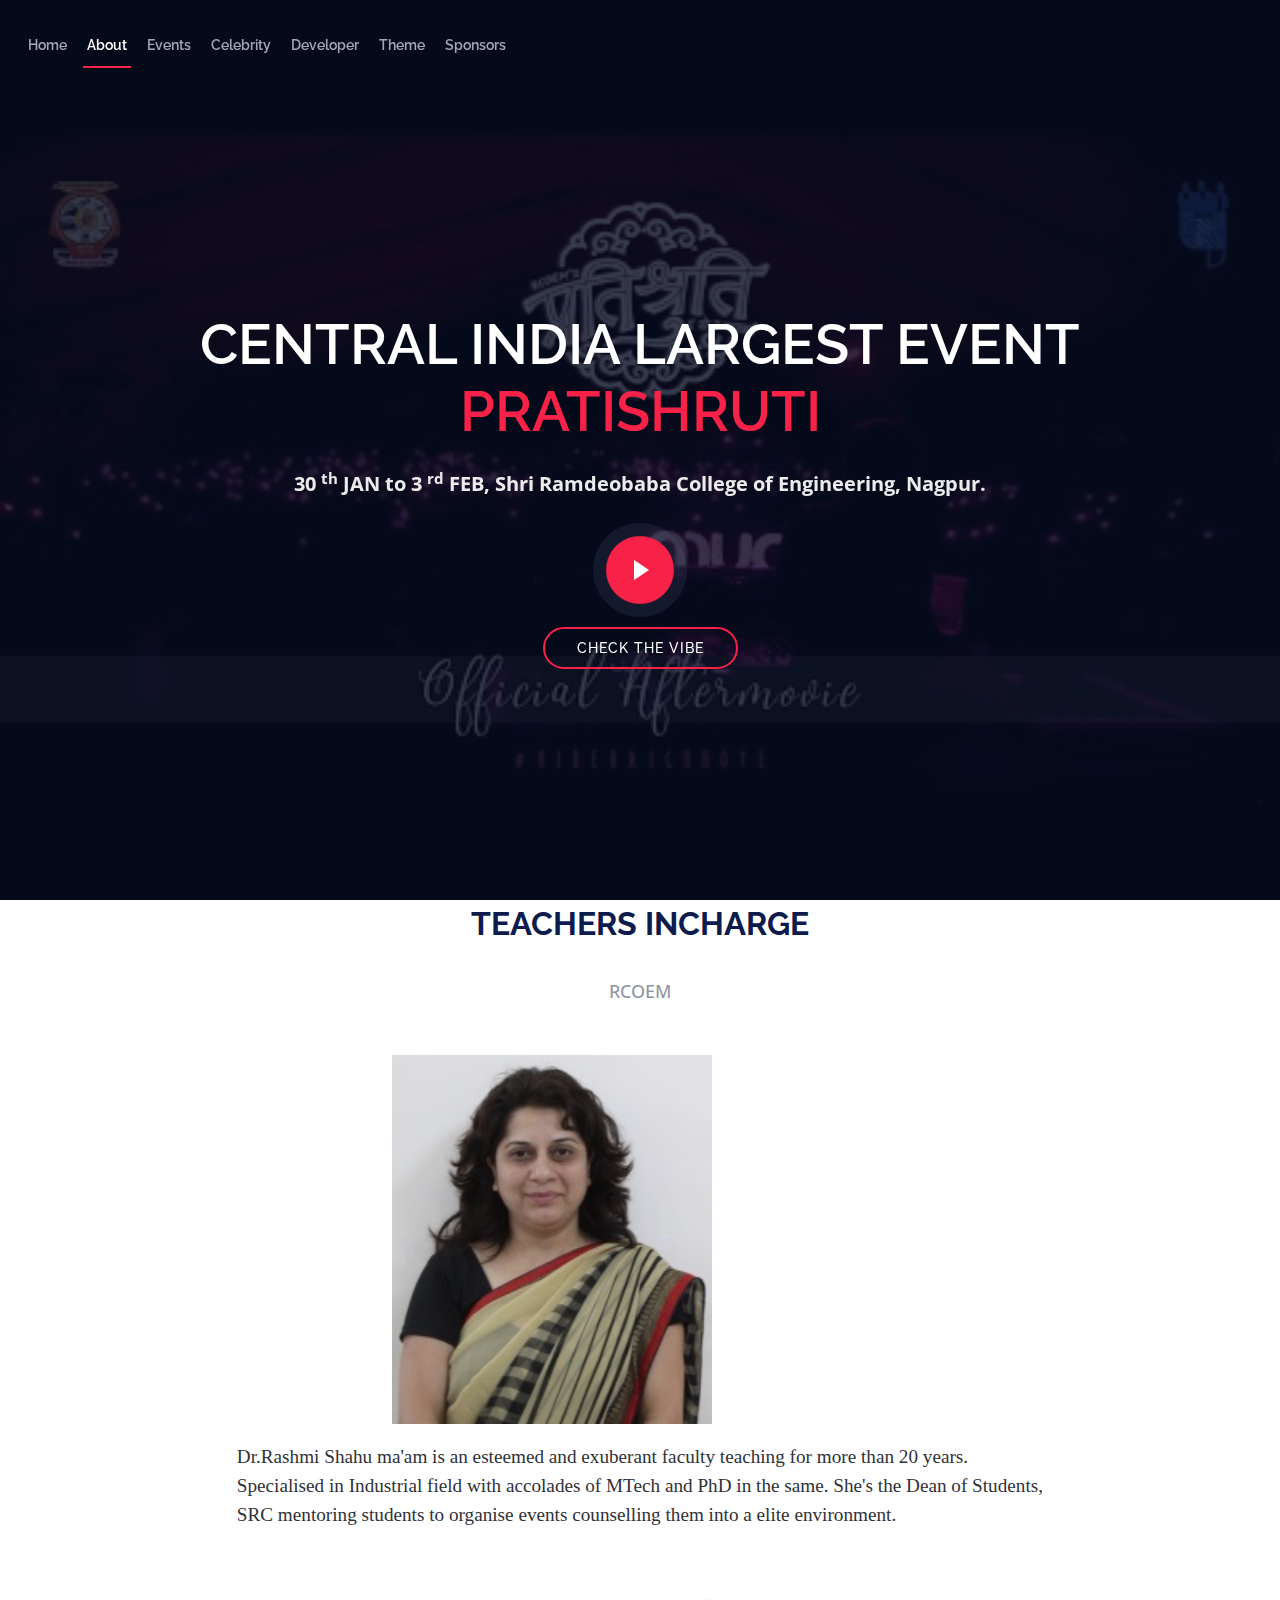
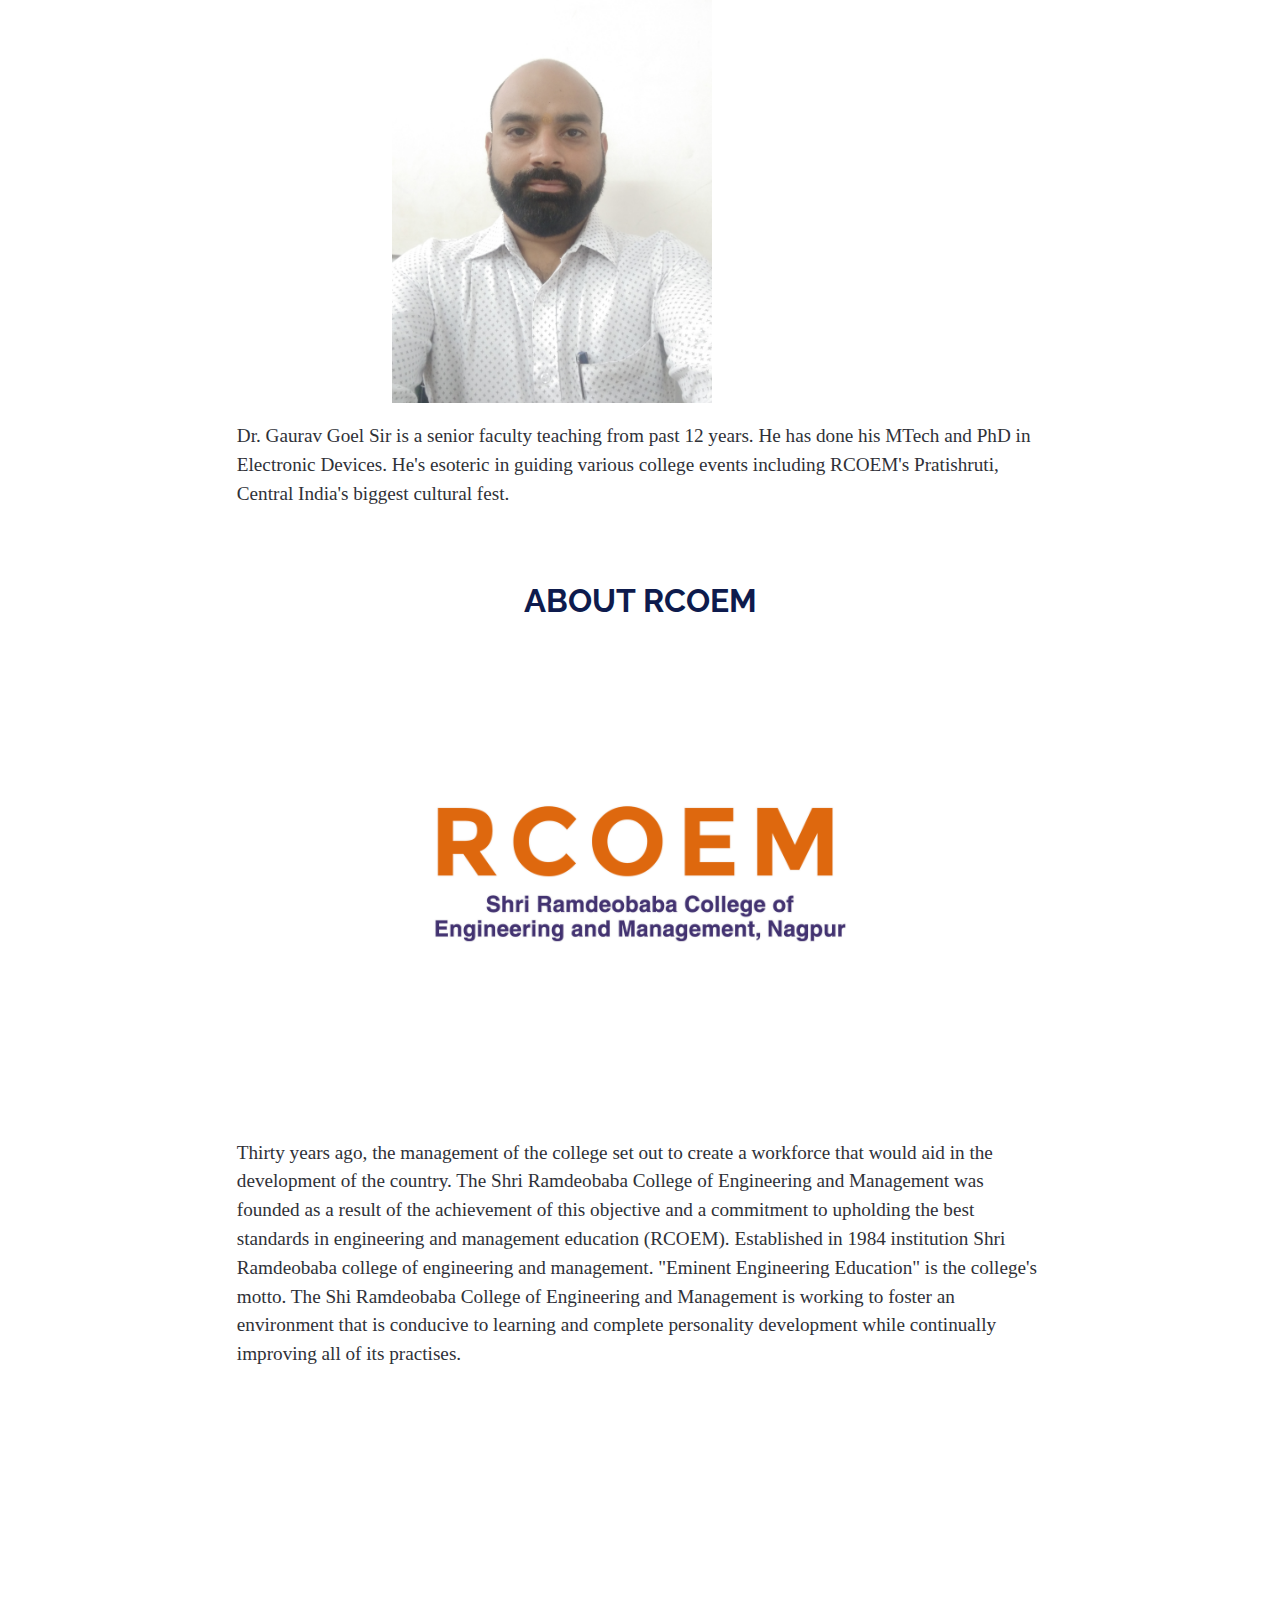
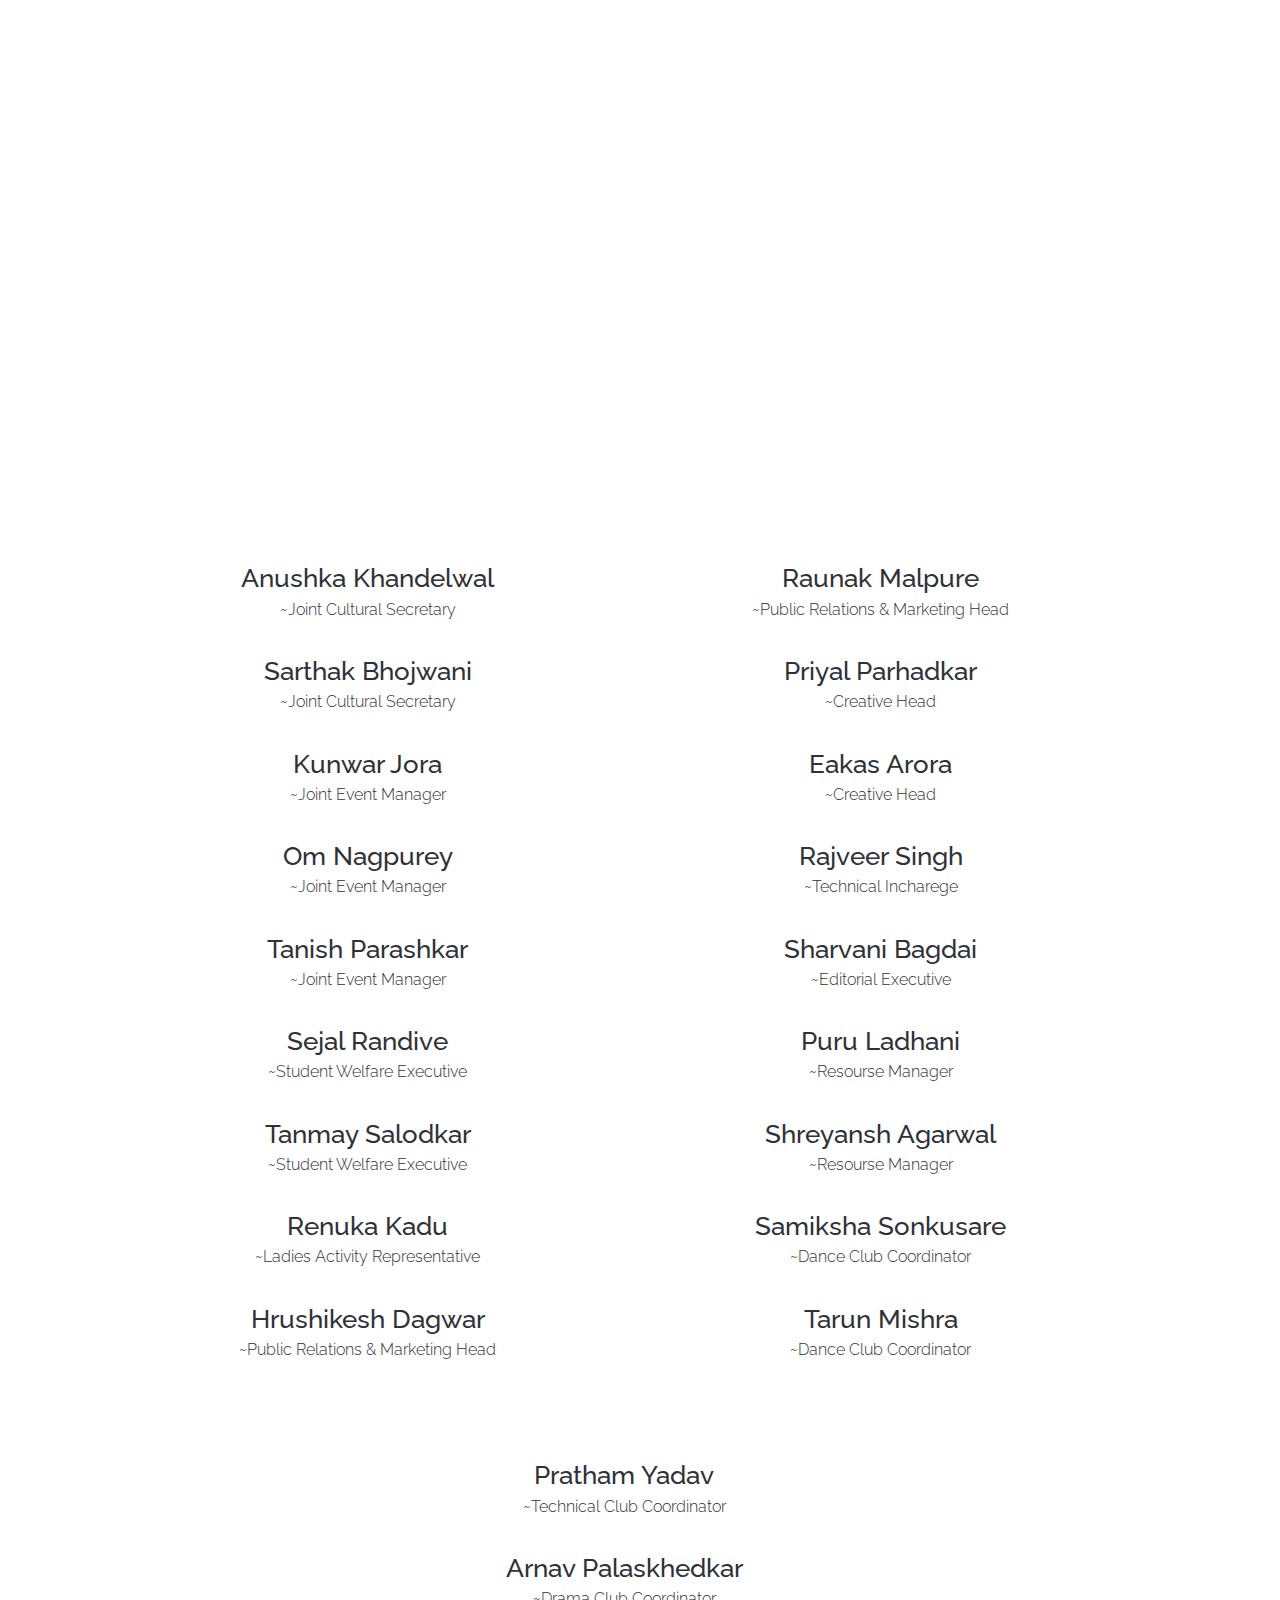
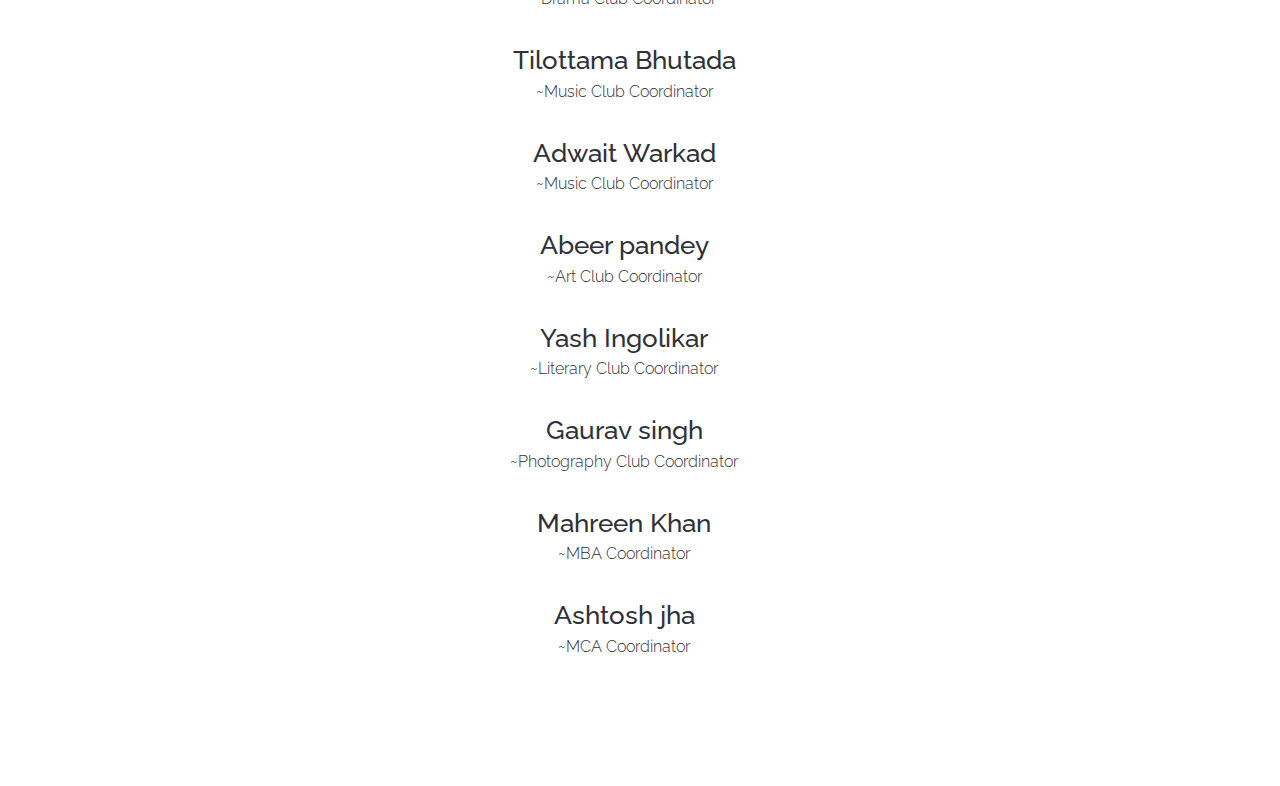
<file: about.html>
<!DOCTYPE html>
<html lang="en">

<head>
  <meta charset="utf-8" />
  <meta content="width=device-width, initial-scale=1.0" name="viewport" />

  <title>Pratishruti'23|About</title>
  <meta content="" name="description" />
  <meta content="" name="keywords" />

  <!-- Google Fonts -->
  <link href="https://fonts.googleapis.com/css?family=Open+Sans:300,300i,400,400i,700,700i|Raleway:300,400,500,700,800"
    rel="stylesheet" />

  <!-- Vendor CSS Files -->
  <link href="assets/vendor/aos/aos.css" rel="stylesheet" />
  <link href="assets/vendor/bootstrap/css/bootstrap.min.css" rel="stylesheet" />
  <link href="assets/vendor/bootstrap-icons/bootstrap-icons.css" rel="stylesheet" />
  <link href="assets/vendor/glightbox/css/glightbox.min.css" rel="stylesheet" />
  <link href="assets/vendor/swiper/swiper-bundle.min.css" rel="stylesheet" />

  <!-- Template Main CSS File -->
  <link href="./styles/about-style.css" rel="stylesheet" />
  <link href="./styles/about-style.css" rel="stylesheet" />
  <link rel="stylesheet" href="./styles/teacher.css">

</head>

<body>
  <!-- ======= Header ======= -->
  <header id="header" class="d-flex align-items-center ">
    <div class="container-fluid container-xxl d-flex align-items-center">



      <nav id="navbar" class="navbar order-last order-lg-0">
        <ul>
          <li><a class="nav-link scrollto" href="index.html">Home</a></li>
          <li><a class="nav-link scrollto active" href="about.html">About</a></li>
          <li><a class="nav-link scrollto" href="event.html">Events</a></li>
          <li><a class="nav-link scrollto" href="celeb.html">Celebrity</a></li>
          <li><a class="nav-link scrollto" href="dev.html">Developer</a></li>
          <li><a class="nav-link scrollto" href="theme.html">Theme</a></li>
          <li><a class="nav-link scrollto" href="sponsors.html">Sponsors</a></li>
        </ul>
        <i class="bi bi-list mobile-nav-toggle"></i>
      </nav><!-- .navbar -->


    </div>
  </header><!-- End Header -->
  <!-- ======= Hero Section ======= -->
  <section id="hero">
    <div class="hero-container" data-aos="zoom-in" data-aos-delay="100">
      <h1 class="mb-4 pb-0">
        Central India Largest Event<br /><span>Pratishruti</span>
      </h1>
      <p class="mb-4 pb-0">
        30 <sup>th</sup> JAN to 3 <sup>rd</sup> FEB, Shri Ramdeobaba College of Engineering, Nagpur.
      </p>
      <a href="https://www.youtube.com/watch?v=pDrS14qDqIg" class=" play-btn "></a>
      <a href="https://drive.google.com/file/d/1DVzjqUF_VZp5XxPbho-ynospa_-nQW6B/view" class="about-btn scrollto">CHECK
        THE VIBE</a>
    </div>
  </section>
  <!-- End Hero Section -->

  <main id="main">
    <!-- ======= About Section =======
    <section id="about">
      <div class="container" data-aos="fade-up">
        <div class="row">
          <div class="col-lg-6">
            <h2>About The Event</h2>
            <p>
              Sed nam ut dolor qui repellendus iusto odit. Possimus inventore
              eveniet accusamus error amet eius aut accusantium et. Non odit
              consequatur repudiandae sequi ea odio molestiae. Enim possimus
              sunt inventore in est ut optio sequi unde.
            </p>
          </div>
          <div class="col-lg-3">
            <h3>Where</h3>
            <p>Downtown Conference Center, New York</p>
          </div>
          <div class="col-lg-3">
            <h3>When</h3>
            <p>Monday to Wednesday<br />10-12 December</p>
          </div>
        </div>
      </div>
    </section> -->
    <!-- End About Section -->
    <div class="incharge">
      <div class="heading_incharge">
        <p class="text">TEACHERS INCHARGE </p>
        <p class="rcoem">RCOEM</p>
      </div>
      <div class="teachers">
        <div class="teacher1">
          <div class="teacher_img">
            <img src="assets/img/Dr.Rashmi Shahu.jpg" alt="Speaker 6" class="img1" />
          </div>
          <div class="teacher_info">
            Dr.Rashmi Shahu ma'am is an esteemed and exuberant faculty teaching for more than 20 years. Specialised in
            Industrial field with accolades of MTech and PhD in the same. She's the Dean of Students, SRC mentoring
            students to organise events counselling them into a elite environment.


          </div>
        </div>

        <div class="teacher1">
          <div class="teacher_img">
            <img src="assets/img/speakers/Gaurav Pic11.jpg" alt="Speaker 6" class="img1" />
          </div>
          <div class="teacher_info">
            Dr. Gaurav Goel Sir is a senior faculty teaching from past 12 years. He has done his MTech and PhD in
            Electronic Devices. He's esoteric in guiding various college events including RCOEM's Pratishruti, Central
            India's biggest cultural fest.
          </div>
        </div>

      </div>
    </div>

    <div class="about_rcoem">
      <div class="heading_incharge">
        <p class="text">ABOUT RCOEM</p>
        <div class="aboutcont">
          <div class="teacher_img">
            <img src="assets\img\RCOEM logo with stroke.png" class="rlogo" alt="">
          </div>
          <div class="teacher_info">
            <p>Thirty years ago, the management of the college set out to create a workforce that would aid in the
              development of the country. The Shri Ramdeobaba College of Engineering and Management was founded as a
              result of the achievement of this objective and a commitment to upholding the best standards in
              engineering and management education (RCOEM). Established in 1984 institution Shri Ramdeobaba college of
              engineering and management. "Eminent Engineering Education" is the college's motto.
              The Shi Ramdeobaba College of Engineering and Management is working to foster an environment that is
              conducive to learning and complete personality development while continually improving all of its
              practises.</p>
          </div>
        </div>
      </div>
    </div>

    <!-- ======= Speakers Section ======= -->
    <section id="speakers">
      <div class="container" data-aos="fade-up">
        <div class="section-header">
          <h2>SRC Members</h2>
          <p>Student Representative Council</p>
        </div>

        <div class="row">
          <div class="col-lg-4 col-md-6">
            <div class="speaker" data-aos="fade-up" data-aos-delay="300">
              <img src="./assets/images/developers/sury.jpg" alt="Speaker 6" class="img-fluid" />
              <div class="details">
                <h3><a href="speaker-details.html">Suryadeep Khungar</a></h3>
                <p>General Secretary</p>
                <div class="social">


                  <a href="https://instagram.com/suryadeepkhungar?igshid=YmMyMTA2M2Y="><i
                      class="bi bi-instagram"></i></a>
                  <a href="https://www.linkedin.com/in/suryadeep-khungar-2b16a3194"><i class="bi bi-linkedin"></i></a>
                </div>
              </div>
            </div>
          </div>

          <div class="col-lg-4 col-md-6">
            <div class="speaker" data-aos="fade-up" data-aos-delay="100">
              <img src="./assets/images/developers/ant (1) (1).jpg" alt="Speaker 4" class="img-fluid" />
              <div class="details">
                <h3><a href="speaker-details.html"></a>Antara Andulkar</h3>
                <p>Cultural Secratary</p>
                <div class="social">


                  <a href="https://instagram.com/antara_andulkar?igshid=YmMyMTA2M2Y="><i
                      class="bi bi-instagram"></i></a>
                  <a href="https://www.linkedin.com/in/antara-andulkar-8a1993212/"><i class="bi bi-linkedin"></i></a>
                </div>
              </div>
            </div>
          </div>

          <div class="col-lg-4 col-md-6">
            <div class="speaker" data-aos="fade-up" data-aos-delay="200">
              <img src="./assets/images/developers/o (1).jpg" alt="Speaker 5" class="img-fluid" />
              <div class="details">
                <h3><a href="speaker-details.html">Om Jodhpurkar</a></h3>
                <p>Overall Club Coordinator</p>
                <div class="social">


                  <a href="https://instagram.com/om_jodhpurkar?igshid=YmMyMTA2M2Y="><i class="bi bi-instagram"></i></a>
                  <a href="https://www.linkedin.com/in/omjodhpurkar"><i class="bi bi-linkedin"></i></a>
                </div>
              </div>
            </div>
          </div>



          <div class="col-lg-4 col-md-6">
            <div class="speaker" data-aos="fade-up" data-aos-delay="200">
              <img src="./assets/images/developers/Aveg (1).jpg" alt="Speaker 2" class="img-fluid" />
              <div class="details">
                <h3><a href="speaker-details.html">Aveg Ganorkar</a></h3>
                <p>Event Manager</p>
                <div class="social">


                  <a href="https://www.instagram.com/aveg741/"><i class="bi bi-instagram"></i></a>
                  <a href="https://www.linkedin.com/in/aveg-ganorkar/"><i class="bi bi-linkedin"></i></a>
                </div>
              </div>
            </div>
          </div>

          <div class="col-lg-4 col-md-6">
            <div class="speaker" data-aos="fade-up" data-aos-delay="300">
              <img src="./assets/images/developers/raj (1).jpg" alt="Speaker 3" class="img-fluid" />
              <div class="details">
                <h3><a href="speaker-details.html">Raj Ostawal</a></h3>
                <p>Creative and Systems Head</p>
                <div class="social">


                  <a href="https://www.instagram.com/rajostawal/"><i class="bi bi-instagram"></i></a>
                  <a href="https://www.linkedin.com/in/raj-ostawal-72a71318a/"><i class="bi bi-linkedin"></i></a>
                </div>
              </div>
            </div>
          </div>



          <div class="col-lg-4 col-md-6">
            <div class="speaker" data-aos="fade-up" data-aos-delay="100">
              <img src="./assets/images/developers/sad.jpg" alt="Speaker 1" class="img-fluid" />
              <div class="details">
                <h3><a href="speaker-details.html">Sadnyani Gomkar</a></h3>
                <p>Student Welfare Head Higher Education Cell Coordinator</p>
                <div class="social">

                  <a href="https://www.instagram.com/sad.nyaniiii/"><i class="bi bi-instagram"></i></a>
                  <a href="https://www.linkedin.com/in/sadnyani-gomkar-7083731a5/"><i class="bi bi-linkedin"></i></a>
                </div>
              </div>
            </div>
          </div>

        </div>
      </div>
    </section>


    <!-- End Speakers Section -->
    <!--Juniors src-->

    <section class="jrs_src">

      <div class="jrscont">
        <div class="names_cont">
          <div>Anushka Khandelwal
            <p>~Joint Cultural Secretary</p>
          </div>
          <div>Sarthak Bhojwani
            <p>~Joint Cultural Secretary</p>
          </div>
          <div>Kunwar Jora
            <p>~Joint Event Manager</p>
          </div>
          <div>Om Nagpurey
            <p>~Joint Event Manager</p>
          </div>
          <div>Tanish Parashkar
            <p>~Joint Event Manager</p>
          </div>

          <div>Sejal Randive
            <p>~Student Welfare Executive</p>
          </div>

          <div>Tanmay Salodkar
            <p>~Student Welfare Executive</p>
          </div>

          <div>Renuka Kadu
            <p>~Ladies Activity Representative</p>
          </div>
          <div>Hrushikesh Dagwar
            <p>~Public Relations & Marketing Head </p>
          </div>
        </div>

        <div class="names_cont">
          <div>Raunak Malpure
            <p>~Public Relations & Marketing Head </p>
          </div>
          <div>Priyal Parhadkar
            <p>~Creative Head</p>
          </div>
          <div>Eakas Arora
            <p>~Creative Head</p>
          </div>
          <div>Rajveer Singh
            <p>~Technical Incharege</p>
          </div>
          <div>Sharvani Bagdai
            <p>~Editorial Executive</p>
          </div>
          <div>Puru Ladhani
            <p>~Resourse Manager</p>
          </div>
          <div>Shreyansh Agarwal
            <p>~Resourse Manager</p>
          </div>
          <div>Samiksha Sonkusare
            <p>~Dance Club Coordinator</p>
          </div>
          <div>Tarun Mishra
            <p>~Dance Club Coordinator</p>
          </div>

        </div>

        <div class="names_cont">
          <div>Pratham Yadav
            <p>~Technical Club Coordinator</p>
          </div>
          <div>Arnav Palaskhedkar
            <p>~Drama Club Coordinator</p>
          </div>
          <div>Tilottama Bhutada
            <p>~Music Club Coordinator</p>
          </div>
          <div>Adwait Warkad
            <p>~Music Club Coordinator</p>
          </div>
          <div>Abeer pandey
            <p>~Art Club Coordinator</p>
          </div>
          <div>Yash Ingolikar
            <p>~Literary Club Coordinator</p>
          </div>
          <div>Gaurav singh
            <p>~Photography Club Coordinator</p>
          </div>
          <div>Mahreen Khan
            <p>~MBA Coordinator</p>
          </div>
          <div>Ashtosh jha
            <p>~MCA Coordinator</p>
          </div>

        </div>
      </div>
    </section>


    <!-- Vendor JS Files -->
    <script src="assets/vendor/aos/aos.js"></script>
    <script src="assets/vendor/bootstrap/js/bootstrap.bundle.min.js"></script>
    <script src="assets/vendor/glightbox/js/glightbox.min.js"></script>
    <script src="assets/vendor/swiper/swiper-bundle.min.js"></script>


    <!-- Template Main JS File -->
    <script src="./scripts/about.js"></script>
</body>

</html>
</file>
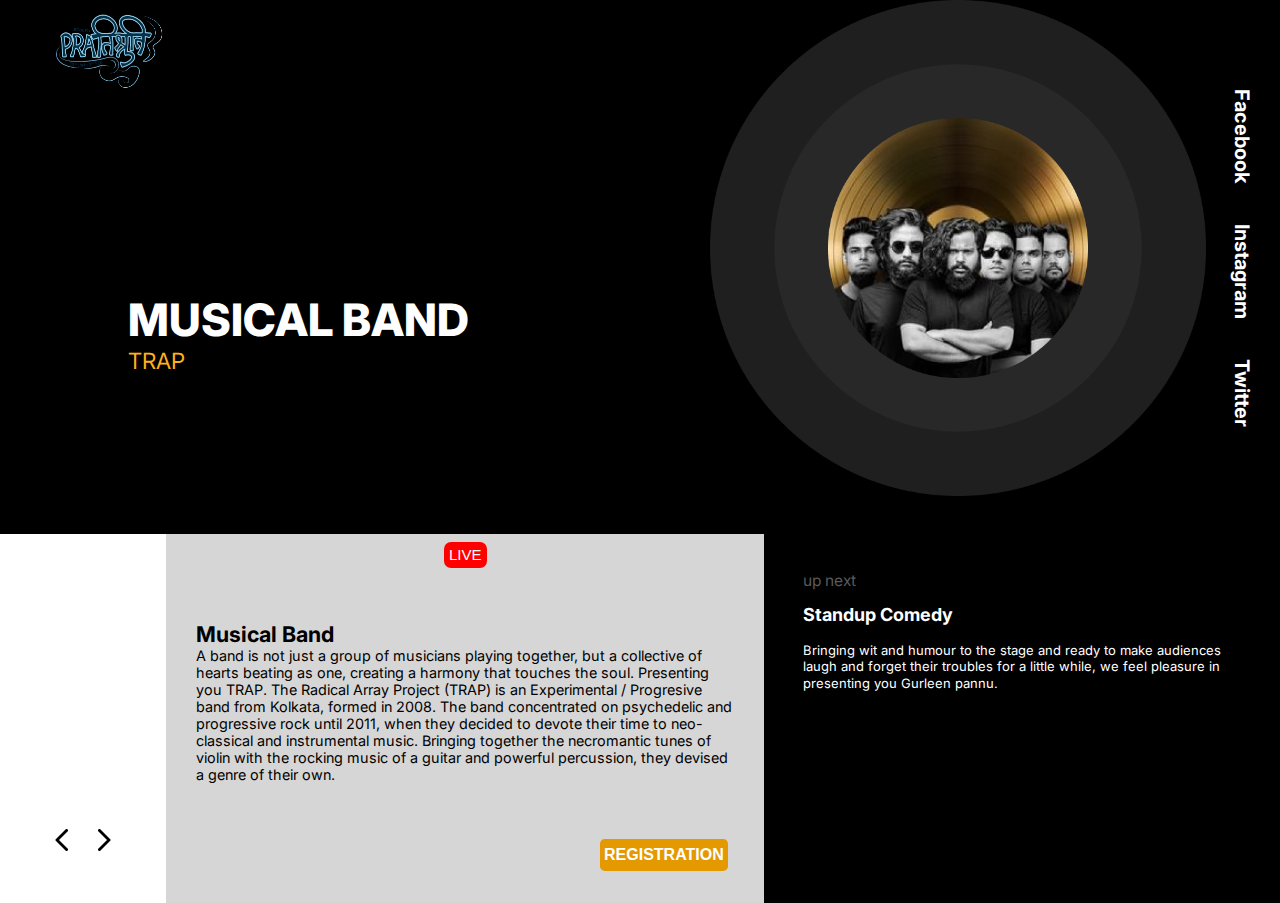
<file: second.html>
<!DOCTYPE html>
<html lang="en">
  <head>
    <meta charset="UTF-8" />
    <meta http-equiv="X-UA-Compatible" content="IE=edge" />
    <meta name="viewport" content="width=device-width, initial-scale=1.0" />
    <link rel="preconnect" href="https://fonts.googleapis.com" />
    <link rel="preconnect" href="https://fonts.gstatic.com" crossorigin />
    <link <link rel="preconnect" href="https://fonts.googleapis.com" />
    <link rel="preconnect" href="https://fonts.gstatic.com" crossorigin />
    <link
      href="https://fonts.googleapis.com/css2?family=Inter:wght@400;900&family=Libre+Baskerville&family=Poppins:wght@500&family=Roboto:wght@100&family=Sacramento&display=swap"
      rel="stylesheet"
    />
    <link rel="stylesheet" href="./styles/celeb.css" />
    <title>celeb</title>
  </head>

  <body>
    <section class="fcont">
      <div class="logo">
        <img src="./assets/images/celeb/PRATISHRUTI LOGO.png" class="logo" alt="" />
      </div>

      <div class="event_name">
        <div class="ename">MUSICAL BAND</div>
        <div class="aname">TRAP</div>
      </div>

      <div class="artimg">
        <img src="./assets/images/celeb/Group 50.png" class="artimg" alt="" />
      </div>
      <div class="navbar">
        <a href="https://www.facebook.com/theradicalarrayproject/">Facebook</a>
        <a href="https://instagram.com/trapindia_official?igshid=YmMyMTA2M2Y=">Instagram</a>
        <a href="#">Twitter</a>
      </div>
    </section>

    <section class="scont">
      <div class="btncont">
        <div class="larrow">
          <a href="index.html"><img src="./assets/images/celeb/Arrow 2.png" alt="" /></a>
        </div>

        <div class="rarrow">
          <a href="thirdceleb.html"
            ><img src="./assets/images/celeb/Arrow 3.png" alt="" />
          </a>
        </div>
      </div>

      <div class="regcont">
        <div class="lbtn">
          <button class="lbtn fbtn" type="button">live</button>
        </div>

        <div class="regtext">
          <h2>Musical Band</h2>
          <p>
            A band is not just a group of musicians playing together, but a collective of hearts beating as one, creating a harmony that touches the soul.
Presenting you TRAP.
The Radical Array Project (TRAP) is an Experimental / Progresive band from Kolkata, formed in 2008. The band concentrated on psychedelic and progressive rock until 2011, when they decided to devote their time to neo-classical and instrumental music. Bringing together the necromantic tunes of violin with the rocking music of a guitar and powerful percussion, they devised a genre of their own. 
          </p>
        </div>
        <div class="regbtn">
          <button class="regbtn btn2" type="button">REGISTRATION</button>
        </div>
        <div class="mobscroll">
          <div class="larrowmob">
            <a href="index.html"><img src="./assets/images/celeb/Arrow 2.png" alt="" /></a>
          </div>
          <div class="tex1">01</div>
          <div class="scrollimg">
            <img src="./assets/images/celeb/Group 8 (1).png" alt="" class="scrollimgg" />
          </div>
          <div class="tex1">03</div>

          <div class="rarrowmob">
            <a href="thirdceleb.html"
              ><img src="./assets/images/celeb/Arrow 3.png" alt="" />
            </a>
          </div>
        </div>
      </div>

      <div class="evecont">
        <div class="evetext">
          <p class="upnext">up next</p>
          <h2>Standup Comedy</h2>
          <p>
            Bringing wit and humour to the stage and ready to make audiences laugh and forget their troubles for a little while, we feel pleasure in presenting you Gurleen pannu.
          </p>
        </div>
      </div>
    </section>
  </body>
</html>
</file>
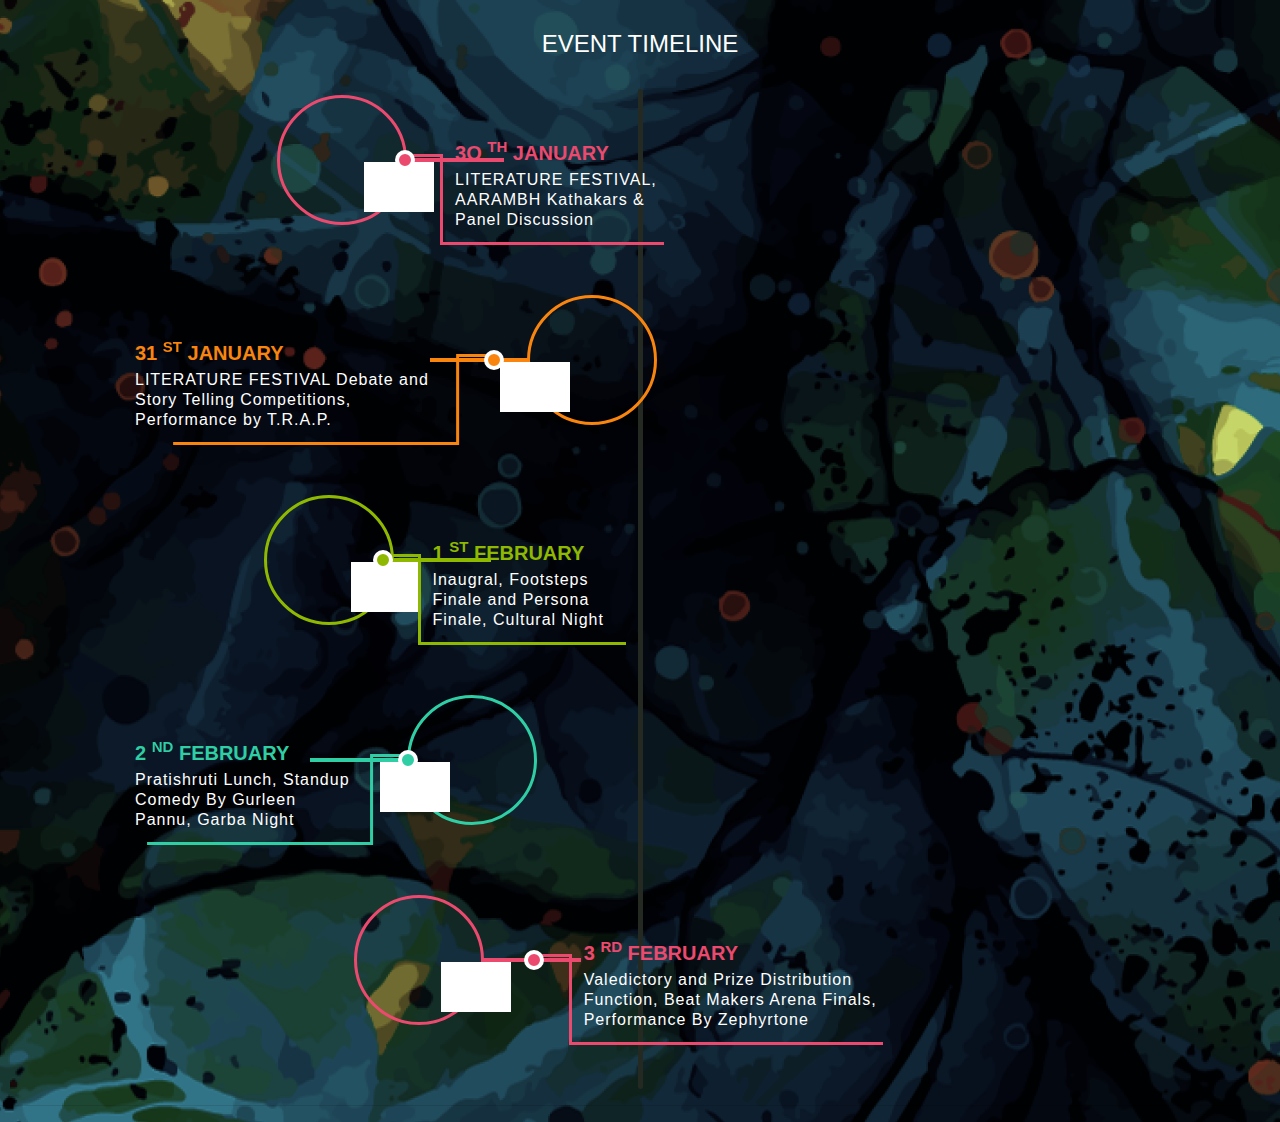
<file: timelinep23/timeline.html>
<!DOCTYPE html>
<html lang="en">
<head>
  <title>Event Timeline</title>
  <link href="//maxcdn.bootstrapcdn.com/bootstrap/4.1.1/css/bootstrap.min.css" rel="stylesheet" id="bootstrap-css">
  <script src="//maxcdn.bootstrapcdn.com/bootstrap/4.1.1/js/bootstrap.min.js"></script>
  <script src="//cdnjs.cloudflare.com/ajax/libs/jquery/3.2.1/jquery.min.js"></script>
  <meta charset="utf-8">
  <meta name="viewport" content="width=device-width, initial-scale=1">
  <link rel="stylesheet" href="https://use.fontawesome.com/releases/v5.2.0/css/all.css" integrity="sha384-hWVjflwFxL6sNzntih27bfxkr27PmbbK/iSvJ+a4+0owXq79v+lsFkW54bOGbiDQ" crossorigin="anonymous">
  <link rel="stylesheet" href="./line.css">
</head>
<body>
 <div class="main">
  <div class="container">
    <h4>EVENT TIMELINE</h4>
    <div class="row">
        <div class="col-md-12">
            <div class="main-timeline">
                <a href="#" class="timeline">
                    <div class="timeline-icon"><i class="fa fa-globe"></i></div>
                    <div class="timeline-content">
                        <h3 class="title">3O <sup>th</sup> JANUARY</h3>
                        <p class="description">
                            LITERATURE FESTIVAL, AARAMBH Kathakars & Panel Discussion
                        </p>
                    </div>
                </a>
                <a href="#" class="timeline">
                    <div class="timeline-icon"><i class="fa fa-rocket"></i></div>
                    <div class="timeline-content">
                        <h3 class="title">31 <sup>st</sup> JANUARY</h3>
                        <p class="description">
                            LITERATURE FESTIVAL Debate and Story Telling Competitions, Performance by T.R.A.P.
                        </p>
                    </div>
                </a>
                <a href="#" class="timeline">
                  <div class="timeline-icon"><i class="fa fa-globe"></i></div>
                  <div class="timeline-content">
                      <h3 class="title">   1 <sup>st</sup> FEBRUARY</h3>
                      <p class="description">
                        Inaugral, Footsteps Finale and Persona Finale, Cultural Night
                    </p>
                  </div>
              </a>
                <a href="#" class="timeline">
                    <div class="timeline-icon"><i class="fa fa-briefcase"></i></div>
                    <div class="timeline-content">
                        <h3 class="title">2 <sup>nd</sup> FEBRUARY</h3>
                        <p class="description">
                            Pratishruti Lunch, Standup Comedy By Gurleen Pannu, Garba Night
                        </p>
                    </div>
                </a>
                <a href="#" class="timeline">
                    <div class="timeline-icon"><i class="fa fa-mobile"></i></div>
                    <div class="timeline-content">
                        <h3 class="title">3 <sup>rd</sup> FEBRUARY</h3>
                        <p class="description">
                            Valedictory and Prize Distribution Function, Beat Makers Arena Finals, Performance By Zephyrtone
                        </p>
                    </div>
                </a>
            </div>
        </div>
    </div>
</div>
</div> 

<hr>
</body>
</html>
</file>
<file: styles/about-style.css>
/*--------------------------------------------------------------
# General
--------------------------------------------------------------*/
body {
  background: #fff;
  color: #2f3138;
  font-family: "Open Sans", sans-serif;
}

a {
  color: #f82249;
  text-decoration: none;
  transition: 0.5s;
}

a:hover,
a:active,
a:focus {
  color: #f8234a;
  outline: none;
  text-decoration: none;
}

p {
  padding: 0;
  margin: 0 0 30px 0;
}

h1,
h2,
h3,
h4,
h5,
h6 {
  font-family: "Raleway", sans-serif;
  font-weight: 400;
  margin: 0 0 20px 0;
  padding: 0;
  color: #0e1b4d;
}

.main-page {
  margin-top: 70px;
}

/* Prelaoder */
#preloader {
  position: fixed;
  left: 0;
  top: 0;
  z-index: 999;
  width: 100%;
  height: 100%;
  overflow: visible;
  background: #fff url("../img/preloader.svg") no-repeat center center;
}

/*--------------------------------------------------------------
# Back to top button
--------------------------------------------------------------*/
.back-to-top {
  position: fixed;
  visibility: hidden;
  opacity: 0;
  right: 15px;
  bottom: 15px;
  z-index: 996;
  background: #f82249;
  width: 40px;
  height: 40px;
  border-radius: 50px;
  transition: all 0.4s;
}

.back-to-top i {
  font-size: 28px;
  color: #fff;
  line-height: 0;
}

.back-to-top:hover {
  background: #f94a6a;
  color: #fff;
}

.back-to-top.active {
  visibility: visible;
  opacity: 1;
}

/* Sections Header
--------------------------------*/
.section-header {
  margin-bottom: 60px;
  position: relative;
  padding-bottom: 20px;
}

.section-header::before {
  content: "";
  position: absolute;
  display: block;
  width: 60px;
  height: 5px;
  background: #f82249;
  bottom: 0;
  left: calc(50% - 25px);
}

.section-header h2 {
  font-size: 36px;
  text-transform: uppercase;
  text-align: center;
  font-weight: 700;
  margin-bottom: 10px;
}

.section-header p {
  text-align: center;
  padding: 0;
  margin: 0;
  font-size: 18px;
  font-weight: 500;
  color: #9195a2;
}

.section-with-bg {
  background-color: #f6f7fd;
}

/*--------------------------------------------------------------
# Header
--------------------------------------------------------------*/
#header {
  height: 90px;
  position: fixed;
  left: 0;
  top: 0;
  right: 0;
  transition: all 0.5s;
  z-index: 997;
}

#header.header-scrolled,
#header.header-inner {
  background: rgba(6, 12, 34, 0.98);
  height: 70px;
}

#header #logo h1 {
  font-size: 36px;
  margin: 0;
  font-family: "Raleway", sans-serif;
  font-weight: 700;
  letter-spacing: 3px;
  text-transform: uppercase;
}

#header #logo h1 span {
  color: #f82249;
}

#header #logo h1 a,
#header #logo h1 a:hover {
  color: #fff;
}

#header #logo img {
  padding: 0;
  margin: 0;
  max-height: 40px;
}

@media (max-width: 992px) {
  #header #logo img {
    max-height: 30px;
  }
}
/*--------------------------------------------------------------
# Navigation Menu
--------------------------------------------------------------*/
/**
* Desktop Navigation 
*/
.navbar {
  padding: 0;
}

.navbar ul {
  margin: 0;
  padding: 0;
  display: flex;
  list-style: none;
  align-items: center;
}

.navbar li {
  position: relative;
}

.navbar > ul > li {
  white-space: nowrap;
  padding: 10px 0 10px 12px;
}

.navbar a,
.navbar a:focus {
  display: flex;
  align-items: center;
  justify-content: space-between;
  color: rgba(202, 206, 221, 0.8);
  font-family: "Raleway", sans-serif;
  font-weight: 600;
  font-size: 14px;
  white-space: nowrap;
  transition: 0.3s;
  position: relative;
  padding: 6px 4px;
}

.navbar a i,
.navbar a:focus i {
  font-size: 12px;
  line-height: 0;
  margin-left: 5px;
}

.navbar > ul > li > a:before {
  content: "";
  position: absolute;
  width: 0;
  height: 2px;
  bottom: -6px;
  left: 0;
  background-color: #f82249;
  visibility: hidden;
  transition: all 0.3s ease-in-out 0s;
}

.navbar a:hover:before,
.navbar li:hover > a:before,
.navbar .active:before {
  visibility: visible;
  width: 100%;
}

.navbar a:hover,
.navbar .active,
.navbar .active:focus,
.navbar li:hover > a {
  color: #fff;
}

.navbar .dropdown ul {
  display: block;
  position: absolute;
  left: 12px;
  top: calc(100% + 30px);
  margin: 0;
  padding: 10px 0;
  z-index: 99;
  opacity: 0;
  visibility: hidden;
  background: #fff;
  box-shadow: 0px 0px 30px rgba(127, 137, 161, 0.25);
  transition: 0.3s;
}

.navbar .dropdown ul li {
  min-width: 200px;
}

.navbar .dropdown ul a {
  padding: 10px 20px;
  font-size: 14px;
  text-transform: none;
  color: #060c22;
}

.navbar .dropdown ul a i {
  font-size: 12px;
}

.navbar .dropdown ul a:hover,
.navbar .dropdown ul .active:hover,
.navbar .dropdown ul li:hover > a {
  color: #f82249;
}

.navbar .dropdown:hover > ul {
  opacity: 1;
  top: 100%;
  visibility: visible;
}

.navbar .dropdown .dropdown ul {
  top: 0;
  left: calc(100% - 30px);
  visibility: hidden;
}

.navbar .dropdown .dropdown:hover > ul {
  opacity: 1;
  top: 0;
  left: 100%;
  visibility: visible;
}

@media (max-width: 1366px) {
  .navbar .dropdown .dropdown ul {
    left: -90%;
  }

  .navbar .dropdown .dropdown:hover > ul {
    left: -100%;
  }
}

/**
* Mobile Navigation 
*/
.mobile-nav-toggle {
  color: #fff;
  font-size: 28px;
  cursor: pointer;
  display: none;
  line-height: 0;
  transition: 0.5s;
}

@media (max-width: 991px) {
  .mobile-nav-toggle {
    display: block;
  }

  .navbar ul {
    display: none;
  }
}

.navbar-mobile {
  position: fixed;
  overflow: hidden;
  top: 0;
  right: 0;
  left: 0;
  bottom: 0;
  background: rgba(0, 0, 0, 0.9);
  transition: 0.3s;
  z-index: 999;
}

.navbar-mobile .mobile-nav-toggle {
  position: absolute;
  top: 15px;
  right: 15px;
}

.navbar-mobile ul {
  display: block;
  position: absolute;
  top: 55px;
  right: 15px;
  bottom: 15px;
  left: 15px;
  padding: 10px 0;
  background-color: #fff;
  overflow-y: auto;
  transition: 0.3s;
}

.navbar-mobile > ul > li {
  padding: 0;
}

.navbar-mobile a:hover:before,
.navbar-mobile li:hover > a:before,
.navbar-mobile .active:before {
  visibility: hidden;
}

.navbar-mobile a,
.navbar-mobile a:focus {
  padding: 10px 20px;
  font-size: 15px;
  color: #060c22;
}

.navbar-mobile a:hover,
.navbar-mobile .active,
.navbar-mobile li:hover > a {
  color: #f82249;
}

.navbar-mobile .getstarted,
.navbar-mobile .getstarted:focus {
  margin: 15px;
}

.navbar-mobile .dropdown ul {
  position: static;
  display: none;
  margin: 10px 20px;
  padding: 10px 0;
  z-index: 99;
  opacity: 1;
  visibility: visible;
  background: #fff;
  box-shadow: 0px 0px 30px rgba(127, 137, 161, 0.25);
}

.navbar-mobile .dropdown ul li {
  min-width: 200px;
}

.navbar-mobile .dropdown ul a {
  padding: 10px 20px;
}

.navbar-mobile .dropdown ul a i {
  font-size: 12px;
}

.navbar-mobile .dropdown ul a:hover,
.navbar-mobile .dropdown ul .active:hover,
.navbar-mobile .dropdown ul li:hover > a {
  color: #f82249;
}

.navbar-mobile .dropdown > .dropdown-active {
  display: block;
}

/*--------------------------------------------------------------
# Hero Section
--------------------------------------------------------------*/
#hero {
  width: 100%;
  height: 100vh;
  background: url(../assets/img/pratishruti.jpg) top center;
  background-size: cover;
  overflow: hidden;
  position: relative;
}

@media (min-width: 1024px) {
  #hero {
    background-attachment: fixed;
  }
}

#hero:before {
  content: "";
  background: rgba(6, 12, 34, 0.8);
  position: absolute;
  bottom: 0;
  top: 0;
  left: 0;
  right: 0;
}

#hero .hero-container {
  position: absolute;
  bottom: 0;
  left: 0;
  top: 90px;
  right: 0;
  display: flex;
  justify-content: center;
  align-items: center;
  flex-direction: column;
  text-align: center;
  padding: 0 15px;
}

@media (max-width: 991px) {
  #hero .hero-container {
    top: 70px;
  }
}

#hero h1 {
  color: #fff;
  font-family: "Raleway", sans-serif;
  font-size: 56px;
  font-weight: 600;
  text-transform: uppercase;
}

#hero h1 span {
  color: #f82249;
}

@media (max-width: 991px) {
  #hero h1 {
    font-size: 34px;
  }
}

#hero p {
  color: #ebebeb;
  font-weight: 700;
  font-size: 20px;
}

@media (max-width: 991px) {
  #hero p {
    font-size: 16px;
  }
}

#hero .play-btn {
  width: 94px;
  height: 94px;
  background: radial-gradient(#f82249 50%, rgba(101, 111, 150, 0.15) 52%);
  border-radius: 50%;
  display: block;
  position: relative;
  overflow: hidden;
}

#hero .play-btn::after {
  content: "";
  position: absolute;
  left: 50%;
  top: 50%;
  transform: translateX(-40%) translateY(-50%);
  width: 0;
  height: 0;
  border-top: 10px solid transparent;
  border-bottom: 10px solid transparent;
  border-left: 15px solid #fff;
  z-index: 100;
  transition: all 400ms cubic-bezier(0.55, 0.055, 0.675, 0.19);
}

#hero .play-btn:before {
  content: "";
  position: absolute;
  width: 120px;
  height: 120px;
  -webkit-animation-delay: 0s;
  animation-delay: 0s;
  -webkit-animation: pulsate-btn 2s;
  animation: pulsate-btn 2s;
  -webkit-animation-direction: forwards;
  animation-direction: forwards;
  -webkit-animation-iteration-count: infinite;
  animation-iteration-count: infinite;
  -webkit-animation-timing-function: steps;
  animation-timing-function: steps;
  opacity: 1;
  border-radius: 50%;
  border: 2px solid rgba(163, 163, 163, 0.4);
  top: -15%;
  left: -15%;
  background: rgba(198, 16, 0, 0);
}

#hero .play-btn:hover::after {
  border-left: 15px solid #f82249;
  transform: scale(20);
}

#hero .play-btn:hover::before {
  content: "";
  position: absolute;
  left: 50%;
  top: 50%;
  transform: translateX(-40%) translateY(-50%);
  width: 0;
  height: 0;
  border: none;
  border-top: 10px solid transparent;
  border-bottom: 10px solid transparent;
  border-left: 15px solid #fff;
  z-index: 200;
  -webkit-animation: none;
  animation: none;
  border-radius: 0;
}

#hero .about-btn {
  font-family: "Raleway", sans-serif;
  font-weight: 500;
  font-size: 14px;
  letter-spacing: 1px;
  display: inline-block;
  padding: 12px 32px;
  border-radius: 50px;
  transition: 0.5s;
  line-height: 1;
  margin: 10px;
  color: #fff;
  -webkit-animation-delay: 0.8s;
  animation-delay: 0.8s;
  border: 2px solid #f82249;
}

#hero .about-btn:hover {
  background: #f82249;
  color: #fff;
}

@-webkit-keyframes pulsate-btn {
  0% {
    transform: scale(0.6, 0.6);
    opacity: 1;
  }

  100% {
    transform: scale(1, 1);
    opacity: 0;
  }
}

@keyframes pulsate-btn {
  0% {
    transform: scale(0.6, 0.6);
    opacity: 1;
  }

  100% {
    transform: scale(1, 1);
    opacity: 0;
  }
}

/*--------------------------------------------------------------
# About Section
--------------------------------------------------------------*/
#about {
  background: url("../img/about-bg.jpg");
  background-size: cover;
  overflow: hidden;
  position: relative;
  color: #fff;
  padding: 60px 0 40px 0;
}

@media (min-width: 1024px) {
  #about {
    background-attachment: fixed;
  }
}

#about:before {
  content: "";
  background: rgba(13, 20, 41, 0.8);
  position: absolute;
  bottom: 0;
  top: 0;
  left: 0;
  right: 0;
}

#about h2 {
  font-size: 36px;
  font-weight: bold;
  margin-bottom: 10px;
  color: #fff;
}

#about h3 {
  font-size: 18px;
  font-weight: bold;
  text-transform: uppercase;
  margin-bottom: 10px;
  color: #fff;
}

#about p {
  font-size: 14px;
  margin-bottom: 20px;
  color: #fff;
}

/*--------------------------------------------------------------
# Speakers Section
--------------------------------------------------------------*/
#speakers {
  padding: 60px 0 30px 0;
}

#speakers .speaker {
  position: relative;
  overflow: hidden;
  margin-bottom: 30px;
}

#speakers .speaker .details {
  background: rgba(6, 12, 34, 0.76);
  position: absolute;
  left: 0;
  bottom: -40px;
  right: 0;
  text-align: center;
  padding-top: 10px;
  transition: all 300ms cubic-bezier(0.645, 0.045, 0.355, 1);
}

#speakers .speaker .details h3 {
  color: #fff;
  font-size: 22px;
  font-weight: 600;
  margin-bottom: 5px;
}

#speakers .speaker .details p {
  color: #fff;
  font-size: 15px;
  margin-bottom: 10px;
  font-style: italic;
}

#speakers .speaker .details .social {
  height: 33px;
}

#speakers .speaker .details .social i {
  line-height: 0;
  margin: 0 2px;
}

#speakers .speaker .details a {
  color: #fff;
}

#speakers .speaker .details a:hover {
  color: #f82249;
}

#speakers .speaker:hover .details {
  bottom: 0;
}

#speakers-details {
  padding: 60px 0;
}

#speakers-details .details h2 {
  color: #112363;
  font-size: 28px;
  font-weight: 700;
  margin-bottom: 10px;
}

#speakers-details .details .social {
  margin-bottom: 15px;
}

#speakers-details .details .social a {
  background: #e9edfb;
  color: #112363;
  line-height: 1;
  display: inline-block;
  text-align: center;
  border-radius: 50%;
  width: 36px;
  height: 36px;
  display: inline-flex;
  align-items: center;
  justify-content: center;
}

#speakers-details .details .social a:hover {
  background: #f82249;
  color: #fff;
}

#speakers-details .details .social a i {
  font-size: 16px;
  line-height: 0;
}

#speakers-details .details p {
  color: #112363;
  font-size: 15px;
  margin-bottom: 10px;
}

/*--------------------------------------------------------------
# Venue Section
--------------------------------------------------------------*/
#venue {
  padding: 60px 0;
}

#venue .container-fluid {
  margin-bottom: 3px;
}

#venue .venue-map iframe {
  width: 100%;
  height: 100%;
  min-height: 300px;
}

#venue .venue-info {
  background: url("../img/venue-info-bg.jpg") top center no-repeat;
  background-size: cover;
  position: relative;
  padding-top: 60px;
  padding-bottom: 60px;
}

#venue .venue-info:before {
  content: "";
  background: rgba(13, 20, 41, 0.8);
  position: absolute;
  bottom: 0;
  top: 0;
  left: 0;
  right: 0;
}

#venue .venue-info h3 {
  font-size: 36px;
  font-weight: 700;
  color: #fff;
}

@media (max-width: 574px) {
  #venue .venue-info h3 {
    font-size: 24px;
  }
}

#venue .venue-info p {
  color: #fff;
  margin-bottom: 0;
}

#venue .venue-gallery-container {
  padding-right: 12px;
}

#venue .venue-gallery {
  overflow: hidden;
  border-right: 3px solid #fff;
  border-bottom: 3px solid #fff;
}

#venue .venue-gallery img {
  transition: all ease-in-out 0.4s;
}

#venue .venue-gallery:hover img {
  transform: scale(1.1);
}

/*--------------------------------------------------------------
# Sponsors Section
--------------------------------------------------------------*/
#supporters {
  padding: 60px 0;
}

#supporters .supporters-wrap {
  border-top: 1px solid #e0e5fa;
  border-left: 1px solid #e0e5fa;
  margin-bottom: 30px;
}

#supporters .supporter-logo {
  padding: 30px;
  display: flex;
  justify-content: center;
  align-items: center;
  border-right: 1px solid #e0e5fa;
  border-bottom: 1px solid #e0e5fa;
  overflow: hidden;
  background: rgba(255, 255, 255, 0.5);
  height: 160px;
}

#supporters .supporter-logo:hover img {
  transform: scale(1.2);
}

#supporters img {
  transition: all 0.4s ease-in-out;
}

/* SRC MEMBERS */
.jrs_src {
  text-align: center;
  width: 95%;
  align-items: center;
  justify-items: center;
  margin: auto;
  font-family: "Raleway", sans-serif;
  margin: 1em;
}
.jrs_src h2 {
  font-weight: 900;
  margin-bottom: 0.5em;
}
.jrscont {
  display: flex;
  flex-wrap: wrap;
  justify-content: center;
  margin-bottom: 4em;
}

.names_cont {
  width: 57vh;

  font-weight: 500;
  /* margin-top: 1em; */
}

.names_cont div {
  font-size: 1.6em;
  margin-top: 1.2em;
}
.names_cont div p {
  font-size: 0.61em;
  font-weight: 300;
  width: 40vh;
  margin: auto;
}
</file>
<file: styles/teacher.css>
/* .teachers {
  display: grid;
  gap: 2em;
  padding: 5em 4em;
} */

.teacher1 {
  display: flex;
  flex-wrap: wrap;

  justify-content: space-evenly;
  margin: 3.1em;
}

.teacher_info {
  width: 42em;
  font-family: popins;
  font-weight: 500;
  font-size: larger;
  display: block;
  margin: 1em auto;
  place-self: center;
}

.teacher_img {
  width: 31em;

  display: block;
  object-fit: contain;

  justify-content: center;
  align-content: center;
}

.img1 {
  width: 20em;
  margin: auto;
}
/* .teachers{
  display: block;
  gap: 2em;
  padding: 5em 4em;
}

.teacher1{
  display: grid;
  grid-template-columns: auto,minmax(100px,1fr);
  gap: 2em;
} */

.teacher_info {
  background-color: rgb(255, 255, 255 / 0.2);
  display: flex;
  justify-content: center;
  align-items: center;
  text-align: left;
}

.heading_incharge {
  text-align: center;
  margin-bottom: 0px;
}

.text {
  color: #0e1b4d;
  font-size: 2em;
  font-weight: 700;
  font-family: "raleway", sans-serif;
}

.rcoem {
  font-size: 18px;
  font-weight: 500;
  color: #9195a2;
}

@media (max-width: 391px) {
  .teachers {
    display: block;
  }

  .teacher1 {
    display: flex;
    flex-direction: row;
  }
}

.aboutcont {
  display: flex;
  flex-wrap: wrap;
  justify-content: space-around;
  margin: -3em 4em;
  padding: 2em;
}
.rcoemimg {
  width: 40em;
  object-fit: contain;
}
.rlogo {
  width: 30em;
}
.rceompara {
  width: 42em;
}

img {
  max-width: 100%;
}

.btn {
  font-size: 30px;
  color: black;
  text-decoration: none;

  position: absolute;
  top: 50%;
  transform: translateY(-50%);
}

.next {
  right: -50px;
}

.prev {
  left: -50px;
}

.src {
  align-items: center;
  text-align: center;
  margin: 3em;
}

.srccont {
  display: flex;
  flex-wrap: wrap;
  margin: 1em 2em;
}

.srclogo {
  width: 30em;
}

.jrs_src {
  text-align: center;
  width: 95%;
  align-items: center;
  justify-items: center;
  margin: auto;
  font-family: "Raleway", sans-serif;
  margin: 1em;
}
.jrs_src h2 {
  font-weight: 900;
  margin-bottom: 0.5em;
}
.jrscont {
  display: flex;
  flex-wrap: wrap;
  justify-content: center;
}

.names_cont {
  width: 57vh;

  font-weight: 500;
  /* margin-top: 1em; */
  margin-bottom: 4em;
}

.names_cont div {
  font-size: 1.6em;
  margin-top: 1.2em;
}
.names_cont div p {
  font-size: 0.61em;
  font-weight: 300;
  width: 40vh;
  margin: auto;
}

.srcpara {
  width: 42em;
  text-align: left;
  font-weight: 400;
  font-size: large;
  font-family: popins;
  text-size-adjust: inherit;
  text-justify: distribute-all-lines;

  align-items: center;
  justify-items: center;
  margin: auto 1em;
}

#abtxt {
  font-family: "Raleway", sans-serif;
  font-weight: 900;
}
</file>
<file: styles/celeb.css>
* {
  margin: 0;
  padding: 0;
  box-sizing: border-box;
}
.logo {
  width: 30vh;
  position: relative;
  left: 3%;
  margin: 0, 3em;
}
.fcont {
  background-color: black;
  position: relative;
  height: 62vh;
  display: block;
  overflow: hidden;
  color: white;
  /* padding: 13%; */
}

.event_name {
  position: absolute;
  width: 62vh;
  margin: auto;
  left: 18%;
  bottom: 20%;
  /* text-transform: uppercase; */
  font-family: "Inter";
  font-style: normal;
}

.ename {
  font-size: 5.6em;
  font-weight: 900;
}
.aname {
  color: #ffb11b;
  font-size: 1.8em;
}

.artimg {
  position: absolute;
  top: 0%;
  /* width: 33vw; */
  height: 65ch;

  right: 12%;
}
.scont {
  display: flex;
  flex-wrap: wrap;
  justify-content: left;
  /* margin-top: 1%;
  margin: 1% 2%; */

  font-family: inter;
}
.scont div {
  /* height: 43vh; */
}
.btncont {
  width: 10%;
  height: 38.1vh;
  position: relative;
}

.larrow {
  position: absolute;
  left: 3em;
  bottom: 6.1%;
}

.rarrow {
  position: absolute;
  right: 3em;
  bottom: 6.1%;
}

.regcont {
  width: 48%;
  background-color: #cccc;
  text-align: center;
  place-items: center;
  height: 38vh;
  position: relative;
}

.lbtn {
  margin: 0.4%;
  width: 3.4em;
  height: 1.7em;
  font-size: 20px;
  text-transform: uppercase;
  border: none;
}
.fbtn {
  background-color: red;
  border-radius: 7px;
  color: white;
}

.regtext {
  text-align: justify;
  /* text-align: left; */
  justify-content:left ;
  width: 85%;
  margin: auto;
}

.regbtn {
  font-size: larger;
  position: absolute;
  bottom: 0.8%;
  right: 5%;
  text-align: center;
  width: 7.8em;
}
.btn2 {
  height: 2.0em;
  border-radius: 0.3em;
  color: white;
  font-weight: bold;
  background: #e59900;
  border: none;
}
.btn2:hover {
  cursor: alias;
  color: black;
}

.mobscroll {
  position: relative;
  top: 7%;
  display: flex;
  flex-wrap: wrap;
  justify-content: space-around;
  width: 80%;
  place-items: center;
  object-fit: contain;
  margin: auto;
  display: none;
  /* overflow-x: hidden; */
}
.scrollimg {
  width: 10%;
  height: 10%;
  transform: translate(-9.2em);
}

.scrollimgg {
  width: 20em;
  height: 20%;
}
.larrowmob {
  /* transform: translate(-6em); */
}
.evecont {
  width: 42%;
  background-color: black;
  color: white;
  height: 38vh;
}

.upnext {
  font-size: larger;
  color: #5a5a5a;
}
.evetext {
  text-align: left;
  width: 80%;
  padding: 2em;
  text-align: justify;
  margin: auto;
  line-height: 1.3em;
}

.evetext h2 {
  margin: 4% 0%;
  font-size: xx-large;
}

/* media query */

@media (max-width: 480px) {
  .btncont {
    display: none;
  }
  .evecont {
    display: none;
  }
  .logo {
    width: 12em;
  }
  .fcont {
    background-color: black;
    position: relative;
    height: 60.3vh;
    display: block;
    overflow: hidden;
    color: white;
    /* padding: 13%; */
  }
  .event_name {
    position: absolute;
    width: 40vh;
    margin: auto;
    left: 10%;
    bottom: 15em;
    /* text-transform: uppercase; */
    font-family: "Inter";
    font-style: normal;
    z-index: 1;
  }
  .ename {
    font-size: 3.3em;
    font-weight: 800;
  }
  .aname {
    color: #ffb11b;
    font-size: 1.4em;
  }
  .artimg {
    position: absolute;
    top: 15vh;
    width: 28em;
    height: auto;

    left: -7vh;
    z-index: 0;
  }
  .regcont {
    
    width: 98.2vh;
    background-color: #cccc;
    text-align: center;
    place-items: center;
    height: 40vh;
    position: relative;
  }
  .lbtn {
    margin: 1.3%;

    height: 1.7em;
    font-size: 15px;

    text-transform: uppercase;
  }
  .fbtn {
    background-color: red;
    border-radius: 7px;
    color: white;
    width: 2.9em;
    padding: 3%;
  }

  .regtext {
    text-align: left;
    width: 90%;
    font-size: medium;
    margin: 3em auto;
  }

  .regbtn {
    font-size: medium;
    position: absolute;
    top: 2%;
    right: 5%;
    text-align: center;
    width: 8em;
  }
  .mobscroll {
    position: relative;
    top: 7%;
    display: flex;
    flex-wrap: wrap;
    justify-content: space-between;
    width: 22.5em;
    place-items: center;
    object-fit: contain;
    margin: auto;

    /* overflow-x: hidden; */
  }
  .scrollimg {
    width: 10em;
    display: inline;
    margin: auto;
    height: 10%;
  }

  .scrollimgg {
    width: 16em;
    margin: auto;
    transform: translate(6.1em, -0.35em);
  }
  .larrowmob {
    /* transform: translate(-6em); */
    display: inline;
    margin-right: 0.6em;
  }
  .rarrowmob {
    margin-left: 0.6em;
  }
  .tex1 {
    color: rgb(1, 23, 23);
  }
}

@media (max-width: 380px) {
  .btncont {
    display: none;
  }
  .evecont {
    display: none;
  }
  .logo {
    width: 18vh;
  }
  .fcont {
    background-color: black;
    position: relative;
    height: 63.3vh;
    display: block;
    overflow: hidden;
    color: white;
    /* padding: 13%; */
  }
  .event_name {
    position: absolute;
    width: 44vh;
    margin: auto;
    left: 10%;
    bottom: 46%;
    /* text-transform: uppercase; */
    font-family: "Inter";
    font-style: normal;
    z-index: 1;
  }
  .ename {
    font-size: 3.5em;
    font-weight: 800;
  }
  .aname {
    color: #ffb11b;
    font-size: 1.4em;
  }
  .artimg {
    position: absolute;
    top: 6.2em;
    width: 95vw;
    height: auto;

    left: -15%;
    z-index: 0;
  }
  .regcont {
    width: 98.2vh;
    background-color: #cccc;
    text-align: center;
    place-items: center;
    height: 44vh;
    position: relative;
  }
  .lbtn {
    margin: 1.3%;

    height: 1.7em;
    font-size: 15px;

    text-transform: uppercase;
  }
  .fbtn {
    background-color: red;
    border-radius: 7px;
    color: white;
    width: 2.9em;
    padding: 3%;
  }

  .regtext {
    text-align: left;
    width: 90%;
    font-size: medium;
    margin: 1.8em auto;
  }

  .regbtn {
    font-size: medium;
    position: absolute;
    top: 2%;
    right: 5%;
    text-align: center;
    width: 8em;
  }
  .mobscroll {
    position: relative;
    top: 7%;
    display: flex;
    flex-wrap: wrap;
    justify-content: space-between;
    width: 20.5em;
    place-items: center;
    object-fit: contain;

    transform: translate(0, -1em);
    /* overflow-x: hidden; */
  }
  .scrollimg {
    width: 10em;
    display: inline;
    margin: auto;
    height: 10%;
  }

  .scrollimgg {
    width: 14em;
    margin: auto;
    transform: translate(7.2em, -0.35em);
  }
  .larrowmob {
    /* transform: translate(-6em); */
    display: inline;
    margin-right: 0.6em;
  }
  .rarrowmob {
    margin-left: 0.6em;
  }
  .tex1 {
    color: rgb(1, 23, 23);
  }
}

@media (max-width: 300px) {
  .btncont {
    display: none;
  }
  .evecont {
    display: none;
  }
  .logo {
    width: 18vh;
  }
  .fcont {
    background-color: black;
    position: relative;
    height: 59.3vh;
    display: block;
    overflow: hidden;
    color: white;
    /* padding: 13%; */
  }
  .event_name {
    position: absolute;
    width: 40vh;
    margin: auto;
    left: 6%;
    bottom: 47%;
    /* text-transform: uppercase; */
    font-family: "Inter";
    font-style: normal;
    z-index: 1;
  }
  .ename {
    font-size: 2.8em;
    font-weight: 800;
  }
  .aname {
    color: #ffb11b;
    font-size: 1.4em;
  }
  .artimg {
    position: absolute;
    top: 6.5em;
    width: 103vw;
    height: auto;

    left: -15.3%;
    z-index: 0;
  }
  .regcont {
    width: 98.2vh;
    background-color: #cccc;
    text-align: center;
    place-items: center;
    height: 41vh;
    position: relative;
  }
  .lbtn {
    margin: 1.3%;

    height: 1.7em;
    font-size: 15px;

    text-transform: uppercase;
  }
  .fbtn {
    background-color: red;
    border-radius: 7px;
    color: white;
    width: 2.9em;
    padding: 3%;
  }

  .regtext {
    text-align: left;
    width: 90%;
    font-size: 0.9em;
    margin: 9% auto;
  }

  .regbtn {
    font-size: medium;
    position: absolute;
    top: 2%;
    right: 5%;
    text-align: center;
    width: 8em;
  }
  .mobscroll {
    position: relative;
    top: 7%;
    display: flex;
    flex-wrap: wrap;
    justify-content: space-between;
    width: 15.5em;
    place-items: center;
    object-fit: contain;

    transform: translate(0, -1em);
    /* overflow-x: hidden; */
  }
  .scrollimg {
    width: 9em;
    display: inline;
    margin: auto;
    height: 10%;
  }

  .scrollimgg {
    width: 10em;
    margin: auto;
    transform: translate(8.7em, -0.35em);
  }
  .larrowmob {
    /* transform: translate(-6em); */
    display: inline;
    margin-right: 0.6em;
  }
  .rarrowmob {
    margin-left: 0.6em;
  }
  .tex1 {
    color: rgb(1, 23, 23);
  }
}

@media (min-width: 700px) and (max-width: 880px) {
  .btncont {
    width: 13vw;
    height: 38.1vh;
    position: relative;
  }

  .larrow {
    position: absolute;
    left: 33%;
    bottom: 6.1%;
  }

  .rarrow {
    position: absolute;
    right: 33%;
    bottom: 6.1%;
  }

  .evecont {
    width: 40.3vw;
    background-color: black;
    color: white;
    height: 41vh;
  }

  .upnext {
    font-size: larger;
    color: #5a5a5a;
  }
  .evetext {
    text-align: left;
    width: 100%;
    padding: 3em;
    margin: auto;
    font-size: small;
    line-height: 1.3em;
  }

  .evetext h2 {
    margin: 4% 0%;
    font-size: large;
  }
  .scont {
    display: flex;
    flex-wrap: wrap;
    justify-content: left;
    /* margin-top: 1%;
    margin: 1% 2%; */
    /* width: 100vw; */
    font-family: inter;
  }
  .logo {
    width: 10em;
  }
  .fcont {
    background-color: black;
    position: relative;
    height: 59.3vh;
    display: block;
    overflow: hidden;
    color: white;
    /* padding: 13%; */
  }
  .event_name {
    position: absolute;
    width: 43vh;
    margin: auto;
    left: 10%;
    bottom: 30%;
    /* text-transform: uppercase; */
    font-family: "Inter";
    font-style: normal;
    z-index: 1;
  }
  .ename {
    font-size: 2.8em;
    font-weight: 800;
  }
  .aname {
    color: #ffb11b;
    font-size: 1.4em;
  }
  .artimg {
    position: absolute;

    width: 27rem;
    height: auto;

    right: 2em;
    z-index: 0;
  }
  .regcont {
    width: 46.7vw;
    background-color: #cccc;
    text-align: center;
    place-items: center;
    height: 41vh;
    position: relative;
  }
  .lbtn {
    margin: 1.3%;

    height: 1.7em;
    font-size: 15px;

    text-transform: uppercase;
  }
  .fbtn {
    background-color: red;
    border-radius: 7px;
    color: white;
    width: 2.9em;
    padding: 3%;
  }

  .regtext {
    text-align: left;
    width: 90%;
    font-size: 0.9em;
    margin: 9% auto;
  }

  .regbtn {
    font-size: medium;
    position: absolute;
    bottom: 1em;
    right: 5%;
    text-align: center;
    width: 8em;
  }
}

@media (min-width: 880px) and (max-width: 1300px) {
  .btncont {
    width: 13vw;
    height: 38.1vh;
    position: relative;
  }

  .larrow {
    position: absolute;
    left: 33%;
    bottom: 6.1%;
  }

  .rarrow {
    position: absolute;
    right: 33%;
    bottom: 6.1%;
  }

  .evecont {
    width: 40.3vw;
    background-color: black;
    color: white;
    height: 41vh;
  }

  .upnext {
    font-size: larger;
    color: #5a5a5a;
  }
  .evetext {
    text-align: left;
    width: 100%;
    padding: 3em;
    margin: auto;
    font-size: small;
    line-height: 1.3em;
  }

  .evetext h2 {
    margin: 4% 0%;
    font-size: large;
  }
  .scont {
    display: flex;
    flex-wrap: wrap;
    justify-content: left;
    /* margin-top: 1%;
    margin: 1% 2%; */
    /* width: 100vw; */
    font-family: inter;
  }
  .logo {
    width: 10em;
  }
  .fcont {
    background-color: black;
    position: relative;
    height: 59.3vh;
    display: block;
    overflow: hidden;
    color: white;
    /* padding: 13%; */
  }
  .event_name {
    position: absolute;
    width: 43vh;
    margin: auto;
    left: 10%;
    bottom: 30%;
    /* text-transform: uppercase; */
    font-family: "Inter";
    font-style: normal;
    z-index: 1;
  }
  .ename {
    font-size: 2.8em;
    font-weight: 800;
  }
  .aname {
    color: #ffb11b;
    font-size: 1.4em;
  }
  .artimg {
    position: absolute;

    width: 31rem;
    height: auto;

    right: 2.3em;
    z-index: 0;
  }
  .regcont {
    width: 46.7vw;
    background-color: #cccc;
    text-align: center;
    place-items: center;
    height: 41vh;
    position: relative;
  }
  .lbtn {
    margin: 1.3%;

    height: 1.7em;
    font-size: 15px;

    text-transform: uppercase;
  }
  .fbtn {
    background-color: red;
    border-radius: 7px;
    color: white;
    width: 2.9em;
    padding: 3%;
  }

  .regtext {
    text-align: left;
    width: 90%;
    font-size: 0.9em;
    margin: 9% auto;
  }

  .regbtn {
    font-size: medium;
    position: absolute;
    bottom: 1em;
    right: 5%;
    text-align: center;
    width: 8em;
  }
}

@media (min-width: 700px) and (max-width: 880px) {
  .btncont {
    width: 13vw;
    height: 38.1vh;
    position: relative;
  }

  .larrow {
    position: absolute;
    left: 33%;
    bottom: 6.1%;
  }

  .rarrow {
    position: absolute;
    right: 33%;
    bottom: 6.1%;
  }

  .evecont {
    width: 40.3vw;
    background-color: black;
    color: white;
    height: 41vh;
  }

  .upnext {
    font-size: larger;
    color: #5a5a5a;
  }
  .evetext {
    text-align: left;
    width: 100%;
    padding: 3em;
    margin: auto;
    font-size: small;
    line-height: 1.3em;
  }

  .evetext h2 {
    margin: 4% 0%;
    font-size: large;
  }
  .scont {
    display: flex;
    flex-wrap: wrap;
    justify-content: left;
    /* margin-top: 1%;
    margin: 1% 2%; */
    /* width: 100vw; */
    font-family: inter;
  }
  .logo {
    width: 10em;
  }
  .fcont {
    background-color: black;
    position: relative;
    height: 59.3vh;
    display: block;
    overflow: hidden;
    color: white;
    /* padding: 13%; */
  }
  .event_name {
    position: absolute;
    width: 43vh;
    margin: auto;
    left: 10%;
    bottom: 30%;
    /* text-transform: uppercase; */
    font-family: "Inter";
    font-style: normal;
    z-index: 1;
  }
  .ename {
    font-size: 2.8em;
    font-weight: 800;
  }
  .aname {
    color: #ffb11b;
    font-size: 1.4em;
  }
  .artimg {
    position: absolute;

    width: 27rem;
    height: auto;

    right: 2em;
    z-index: 0;
  }
  .regcont {
    width: 46.7vw;
    background-color: #cccc;
    text-align: center;
    place-items: center;
    height: 41vh;
    position: relative;
  }
  .lbtn {
    margin: 1.3%;

    height: 1.7em;
    font-size: 15px;

    text-transform: uppercase;
  }
  .fbtn {
    background-color: red;
    border-radius: 7px;
    color: white;
    width: 2.9em;
    padding: 3%;
  }

  .regtext {
    text-align: left;
    width: 90%;
    font-size: 0.9em;
    margin: 9% auto;
  }

  .regbtn {
    font-size: medium;
    position: absolute;
    bottom: 1em;
    right: 5%;
    text-align: center;
    width: 8em;
  }
}

@media (min-width: 630px) and (max-width: 700px) {
  .btncont {
    width: 13vw;
    height: 38.1vh;
    position: relative;
  }

  .larrow {
    position: absolute;
    left: 30%;
    bottom: 6.1%;
  }

  .rarrow {
    position: absolute;
    right: 30%;
    bottom: 6.1%;
  }

  .evecont {
    width: 40.3vw;
    background-color: black;
    color: white;
    height: 41vh;
  }

  .upnext {
    font-size: larger;
    color: #5a5a5a;
  }
  .evetext {
    text-align: left;
    width: 100%;
    padding: 3em;
    margin: auto;
    font-size: 12px;
    line-height: 1.3em;
  }

  .evetext h2 {
    margin: 4% 0%;
    font-size: large;
  }
  .scont {
    display: flex;
    flex-wrap: wrap;
    justify-content: left;
    /* margin-top: 1%;
    margin: 1% 2%; */
    /* width: 100vw; */
    font-family: inter;
  }
  .logo {
    width: 10em;
  }
  .fcont {
    background-color: black;
    position: relative;
    height: 59.3vh;
    display: block;
    overflow: hidden;
    color: white;
    /* padding: 13%; */
  }
  .event_name {
    position: absolute;
    width: 43vh;
    margin: auto;
    left: 10%;
    bottom: 30%;
    /* text-transform: uppercase; */
    font-family: "Inter";
    font-style: normal;
    z-index: 1;
  }
  .ename {
    font-size: 2.8em;
    font-weight: 800;
  }
  .aname {
    color: #ffb11b;
    font-size: 1em;
  }
  .artimg {
    position: absolute;

    width: 23em;
    height: 25em;

    right: 2em;
    z-index: 0;
  }
  .regcont {
    width: 46.7vw;
    background-color: #cccc;
    text-align: center;
    place-items: center;
    height: 41vh;
    position: relative;
  }
  .lbtn {
    margin: 1.5%;

    height: 1.7em;
    font-size: 15px;

    text-transform: uppercase;
  }
  .fbtn {
    background-color: red;
    border-radius: 7px;
    color: white;
    width: 2.9em;
    padding: 3%;
  }

  .regtext {
    text-align: left;
    width: 90%;
    font-size: 0.9em;
    margin: 5% auto;
  }

  .regbtn {
    font-size: medium;
    position: absolute;
    bottom: 1em;
    right: 5%;
    text-align: center;
    width: 8em;
  }
}

/*  NAVBAR */
.navbar {
  height: 100%;
  width: 150px;
  position: absolute;
  z-index: 1;
  top: 0;
  left: 95%;
  padding-top: 80px;
  font-family: "Inter", sans-serif;
}

.navbar a {
  padding: 6px 8px 6px 16px;
  padding-top: 70%;
  text-decoration: none;
  font-size: 20px;
  font-weight: 700;
  color: #ffffff;
  display: block;
  transform: rotate(90deg);
}

.navbar a:hover {
  color: #f1f1f1;
}
@media (max-width: 480px) {
  .navbar {
    height: 100%;
    width: 150px;
    position: absolute;
    z-index: 1;
    top: 0;
    left: 88%;
    padding-top: 80px;
    font-family: "Inter", sans-serif;
  }
}
</file>
<file: timelinep23/line.css>
a {
  text-decoration: none;
}



body{
  background-image: url(./event-bg.png);
  background-size: cover;
  
}

h4 {
  text-align: center;
  margin: 30px 0;
  color: white;
}
.main-timeline {
  position: relative;
}
.main-timeline:before {
  content: "";
  width: 5px;
  height: 100%;
  border-radius: 20px;
  margin: 0 auto;
  background: #242922;
  position: absolute;
  top: 0;
  left: 0;
  right: 0;
}
.main-timeline .timeline {
  display: inline-block;
  margin-bottom: 50px;
  position: relative;
}
.main-timeline .timeline:before {
  content: "";
  width: 20px;
  height: 20px;
  border-radius: 50%;
  border: 4px solid #fff;
  background: #ec496e;
  position: absolute;
  top: 50%;
  left: 50%;
  z-index: 1;
  transform: translate(-50%, -50%);
}
.main-timeline .timeline-icon {
  display: inline-block;
  width: 130px;
  height: 130px;
  border-radius: 50%;
  border: 3px solid #ec496e;
  padding: 13px;
  text-align: center;
  position: absolute;
  top: 50%;
  left: 30%;
  transform: translateY(-50%);
}
.main-timeline .timeline-icon i {
  display: block;
  border-radius: 50%;
  background: #ec496e;
  font-size: 64px;
  color: #fff;
  line-height: 100px;
  z-index: 1;
  position: relative;
}
.main-timeline .timeline-icon:after,
.main-timeline .timeline-icon:before {
  content: "";
  width: 100px;
  height: 4px;
  background: #ec496e;
  position: absolute;
  top: 50%;
  right: -100px;
  transform: translateY(-50%);
}
.main-timeline .timeline-icon:after {
  width: 70px;
  height: 50px;
  background: #fff;
  top: 89px;
  right: -30px;
}
.main-timeline .timeline-content {
  width: 50%;
  padding: 0 50px;
  margin: 52px 0 0;
  float: right;
  position: relative;
}
.main-timeline .timeline-content:before {
  content: "";
  width: 70%;
  height: 100%;
  border: 3px solid #ec496e;
  border-top: none;
  border-right: none;
  position: absolute;
  bottom: -13px;
  left: 35px;
}
.main-timeline .timeline-content:after {
  content: "";
  width: 37px;
  height: 3px;
  background: #ec496e;
  position: absolute;
  top: 13px;
  left: 0;
}
.main-timeline .title {
  font-size: 20px;
  font-weight: 600;
  color: #ec496e;
  text-transform: uppercase;
  margin: 0 0 5px;
}
.main-timeline .description {
  display: inline-block;
  font-size: 16px;
  color: white;
  line-height: 20px;
  letter-spacing: 1px;
  margin: 0;
}
.main-timeline .timeline:nth-child(even) .timeline-icon {
  left: auto;
  right: 30%;
}
.main-timeline .timeline:nth-child(even) .timeline-icon:before {
  right: auto;
  left: -100px;
}
.main-timeline .timeline:nth-child(even) .timeline-icon:after {
  right: auto;
  left: -30px;
}
.main-timeline .timeline:nth-child(even) .timeline-content {
  float: left;
}
.main-timeline .timeline:nth-child(even) .timeline-content:before {
  left: auto;
  right: 35px;
  transform: rotateY(180deg);
}
.main-timeline .timeline:nth-child(even) .timeline-content:after {
  left: auto;
  right: 0;
}
.main-timeline .timeline:nth-child(2n) .timeline-content:after,
.main-timeline .timeline:nth-child(2n) .timeline-icon i,
.main-timeline .timeline:nth-child(2n) .timeline-icon:before,
.main-timeline .timeline:nth-child(2n):before {
  background: #f9850f;
}
.main-timeline .timeline:nth-child(2n) .timeline-icon {
  border-color: #f9850f;
}
.main-timeline .timeline:nth-child(2n) .title {
  color: #f9850f;
}
.main-timeline .timeline:nth-child(2n) .timeline-content:before {
  border-left-color: #f9850f;
  border-bottom-color: #f9850f;
}
.main-timeline .timeline:nth-child(3n) .timeline-content:after,
.main-timeline .timeline:nth-child(3n) .timeline-icon i,
.main-timeline .timeline:nth-child(3n) .timeline-icon:before,
.main-timeline .timeline:nth-child(3n):before {
  background: #8fb800;
}
.main-timeline .timeline:nth-child(3n) .timeline-icon {
  border-color: #8fb800;
}
.main-timeline .timeline:nth-child(3n) .title {
  color: #8fb800;
}
.main-timeline .timeline:nth-child(3n) .timeline-content:before {
  border-left-color: #8fb800;
  border-bottom-color: #8fb800;
}
.main-timeline .timeline:nth-child(4n) .timeline-content:after,
.main-timeline .timeline:nth-child(4n) .timeline-icon i,
.main-timeline .timeline:nth-child(4n) .timeline-icon:before,
.main-timeline .timeline:nth-child(4n):before {
  background: #2fcea5;
}
.main-timeline .timeline:nth-child(4n) .timeline-icon {
  border-color: #2fcea5;
}
.main-timeline .timeline:nth-child(4n) .title {
  color: #2fcea5;
}
.main-timeline .timeline:nth-child(4n) .timeline-content:before {
  border-left-color: #2fcea5;
  border-bottom-color: #2fcea5;
}
@media only screen and (max-width: 1200px) {
  .main-timeline .timeline-icon:before {
    width: 50px;
    right: -50px;
  }
  .main-timeline .timeline:nth-child(even) .timeline-icon:before {
    right: auto;
    left: -50px;
  }
  .main-timeline .timeline-content {
    margin-top: 75px;
  }
}
@media only screen and (max-width: 990px) {
  .main-timeline .timeline {
    margin: 0 0 10px;
  }
  .main-timeline .timeline-icon {
    left: 25%;
  }
  .main-timeline .timeline:nth-child(even) .timeline-icon {
    right: 25%;
  }
  .main-timeline .timeline-content {
    margin-top: 115px;
  }
}
@media only screen and (max-width: 767px) {
  .main-timeline {
    padding-top: 50px;
  }
  .main-timeline:before {
    left: 80px;
    right: 0;
    margin: 0;
  }
  .main-timeline .timeline {
    margin-bottom: 70px;
  }
  .main-timeline .timeline:before {
    top: 0;
    left: 83px;
    right: 0;
    margin: 0;
  }
  .main-timeline .timeline-icon {
    width: 60px;
    height: 60px;
    line-height: 40px;
    padding: 5px;
    top: 0;
    left: 0;
  }
  .main-timeline .timeline:nth-child(even) .timeline-icon {
    left: 0;
    right: auto;
  }
  .main-timeline .timeline-icon:before,
  .main-timeline .timeline:nth-child(even) .timeline-icon:before {
    width: 25px;
    left: auto;
    right: -25px;
  }
  .main-timeline .timeline-icon:after,
  .main-timeline .timeline:nth-child(even) .timeline-icon:after {
    width: 25px;
    height: 30px;
    top: 44px;
    left: auto;
    right: -5px;
  }
  .main-timeline .timeline-icon i {
    font-size: 30px;
    line-height: 45px;
  }
  .main-timeline .timeline-content,
  .main-timeline .timeline:nth-child(even) .timeline-content {
    width: 100%;
    margin-top: -15px;
    padding-left: 130px;
    padding-right: 5px;
  }
  .main-timeline .timeline:nth-child(even) .timeline-content {
    float: right;
  }
  .main-timeline .timeline-content:before,
  .main-timeline .timeline:nth-child(even) .timeline-content:before {
    width: 50%;
    left: 120px;
  }
  .main-timeline .timeline:nth-child(even) .timeline-content:before {
    right: auto;
    transform: rotateY(0);
  }
  .main-timeline .timeline-content:after,
  .main-timeline .timeline:nth-child(even) .timeline-content:after {
    left: 85px;
  }
}
@media only screen and (max-width: 479px) {
  .main-timeline .timeline-content,
  .main-timeline .timeline:nth-child(2n) .timeline-content {
    padding-left: 110px;
  }
  .main-timeline .timeline-content:before,
  .main-timeline .timeline:nth-child(2n) .timeline-content:before {
    left: 99px;
  }
  .main-timeline .timeline-content:after,
  .main-timeline .timeline:nth-child(2n) .timeline-content:after {
    left: 65px;
  }
}
</file>
